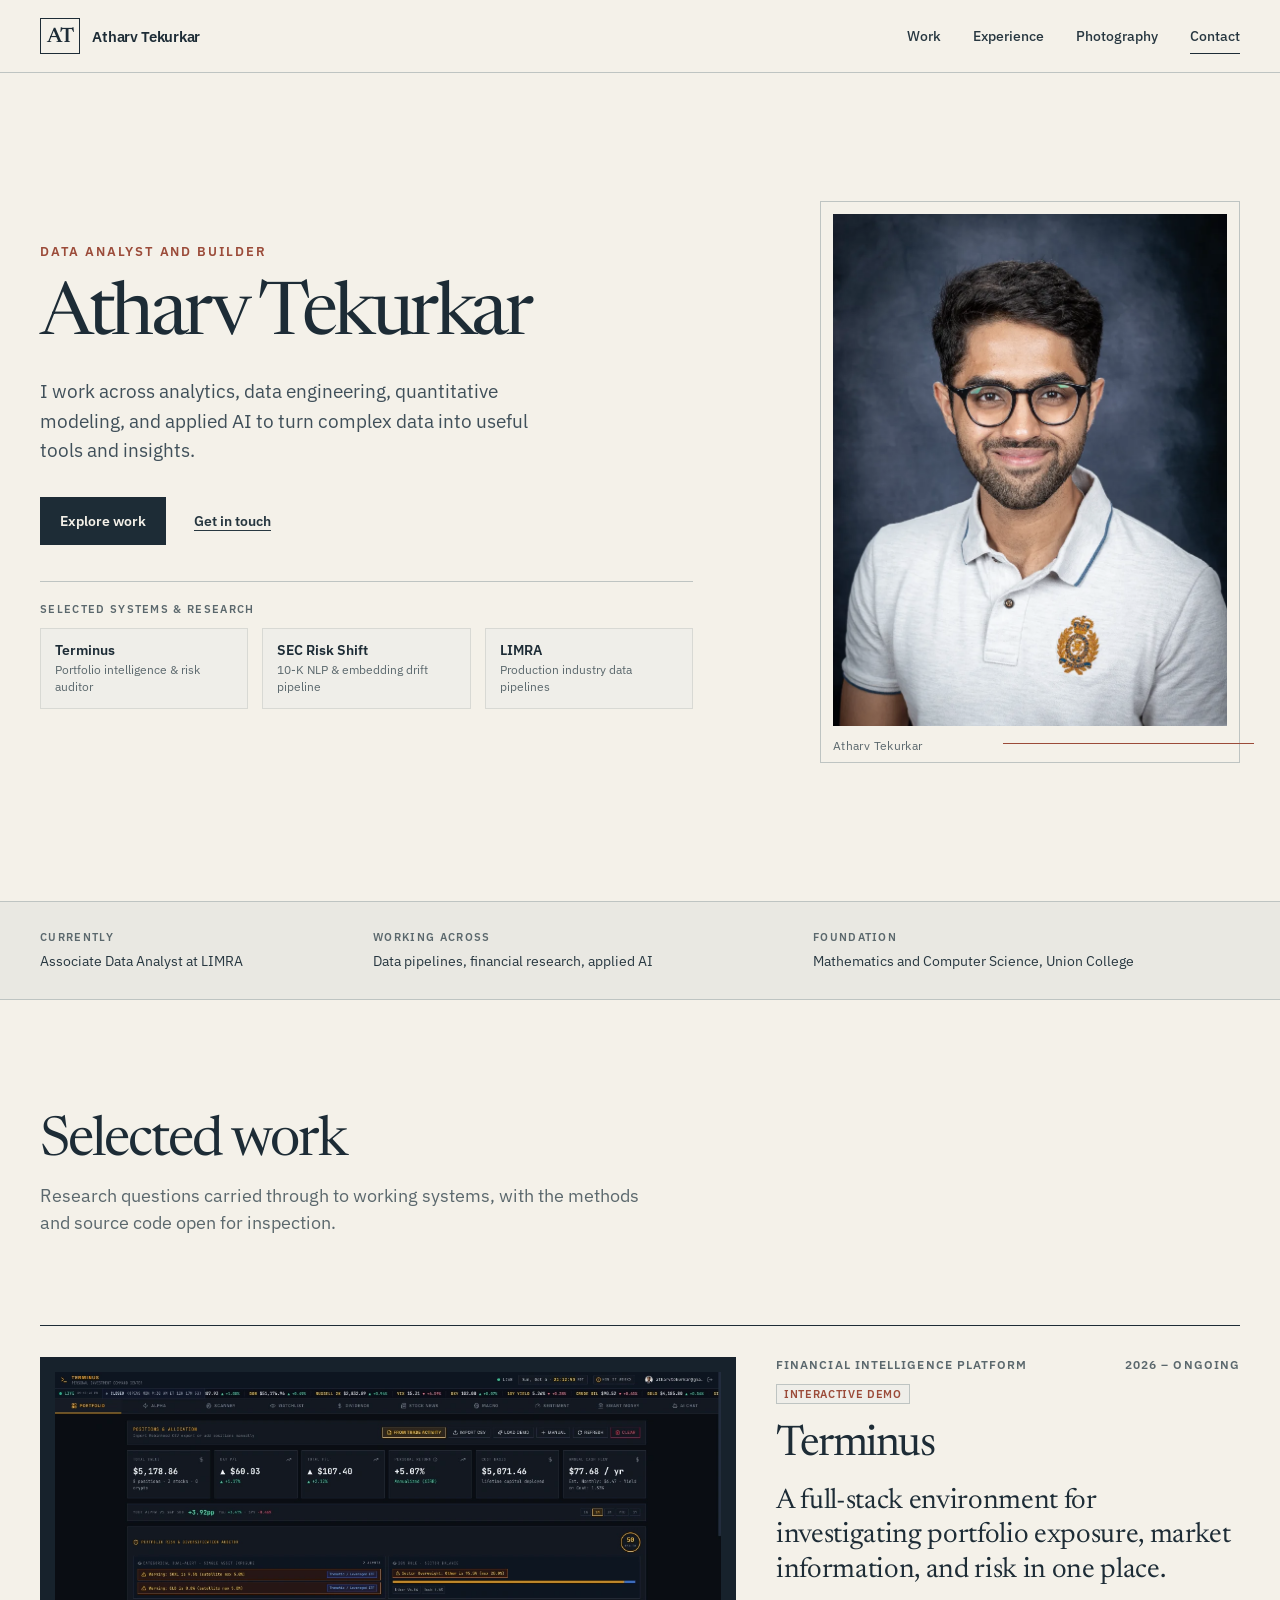
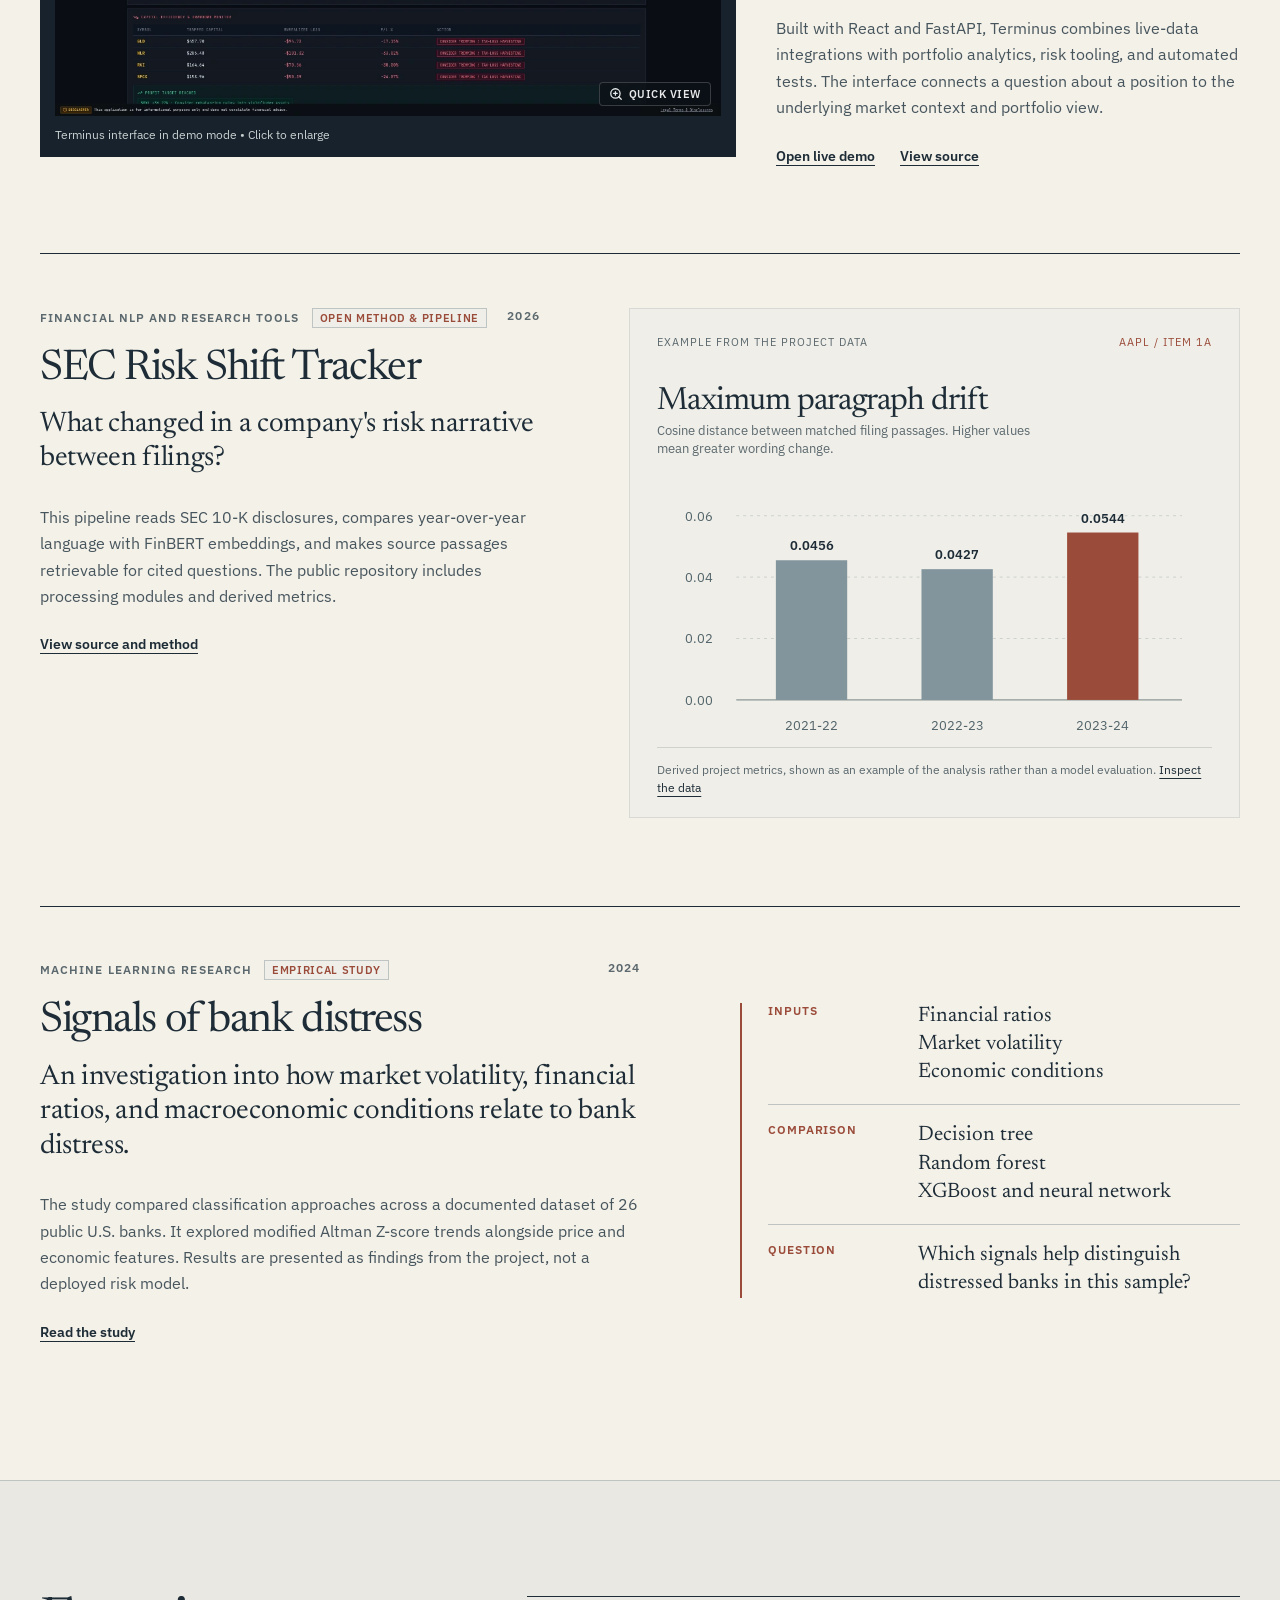
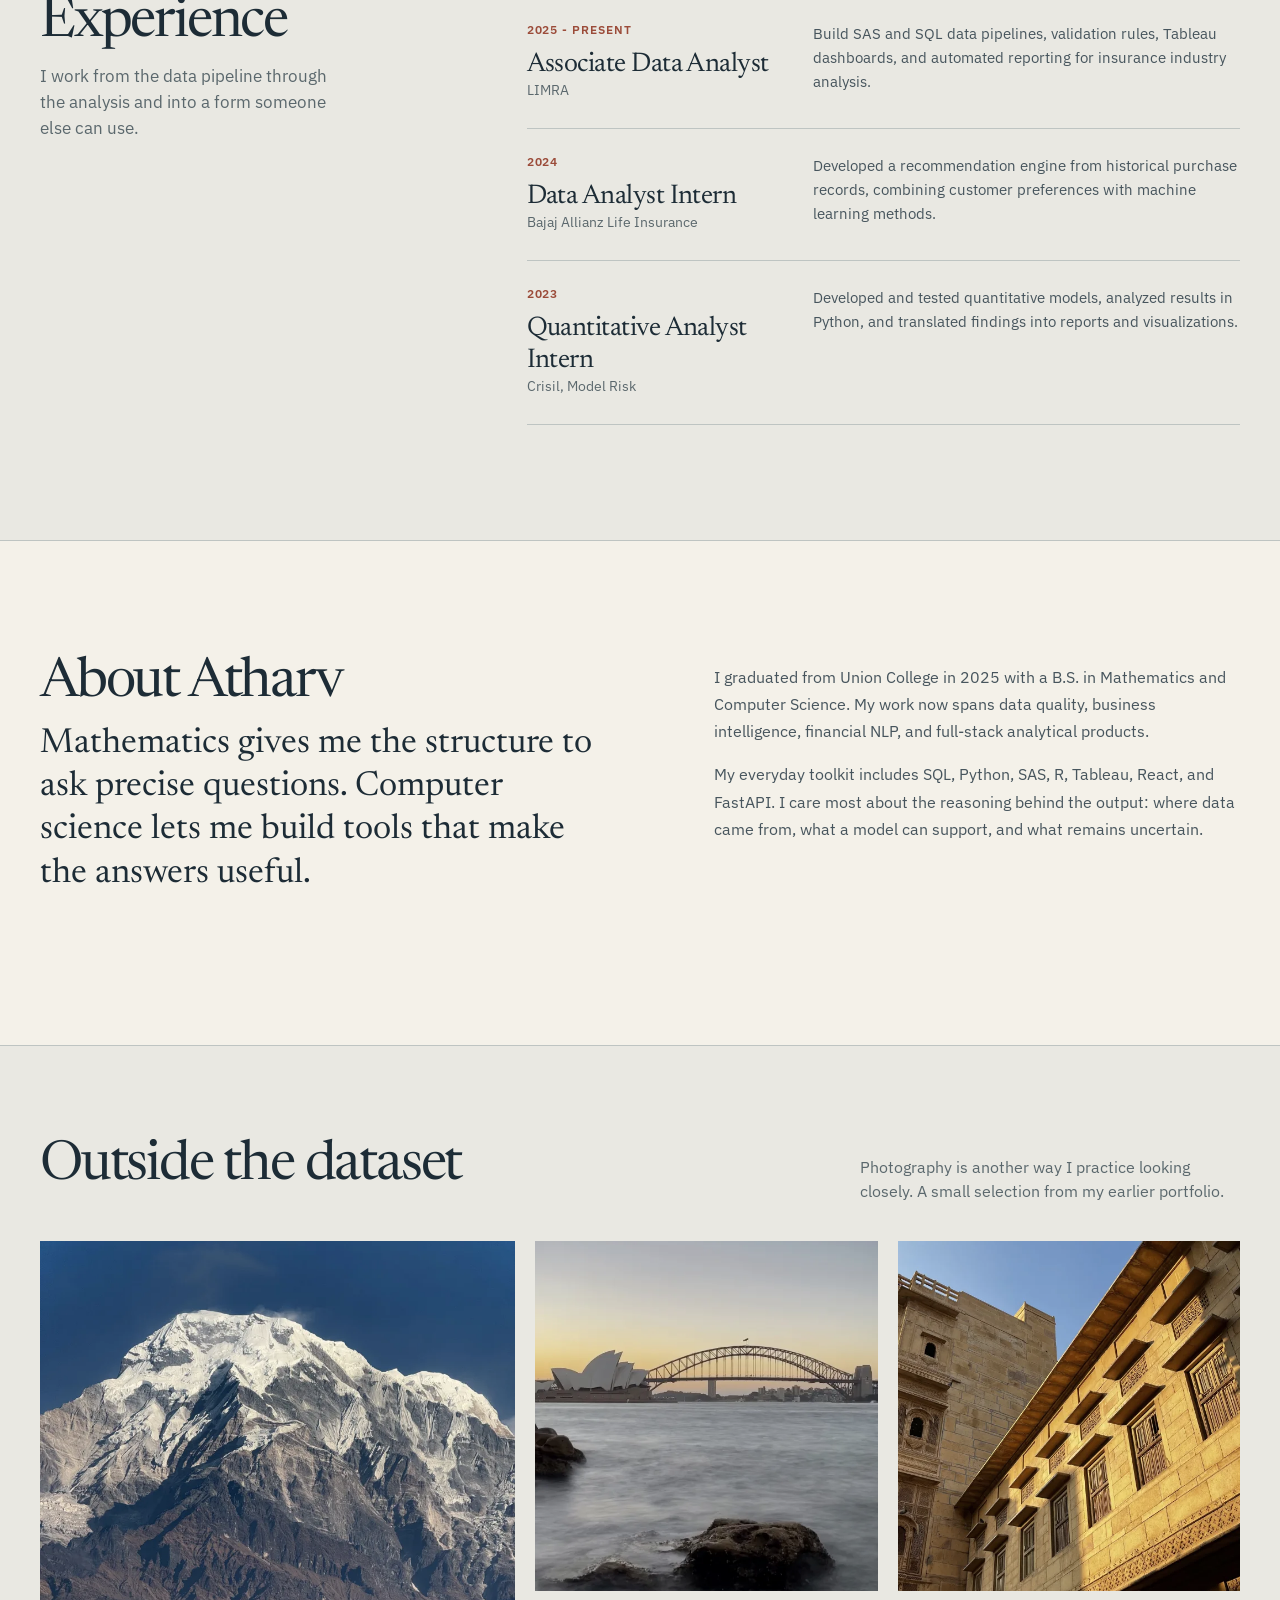
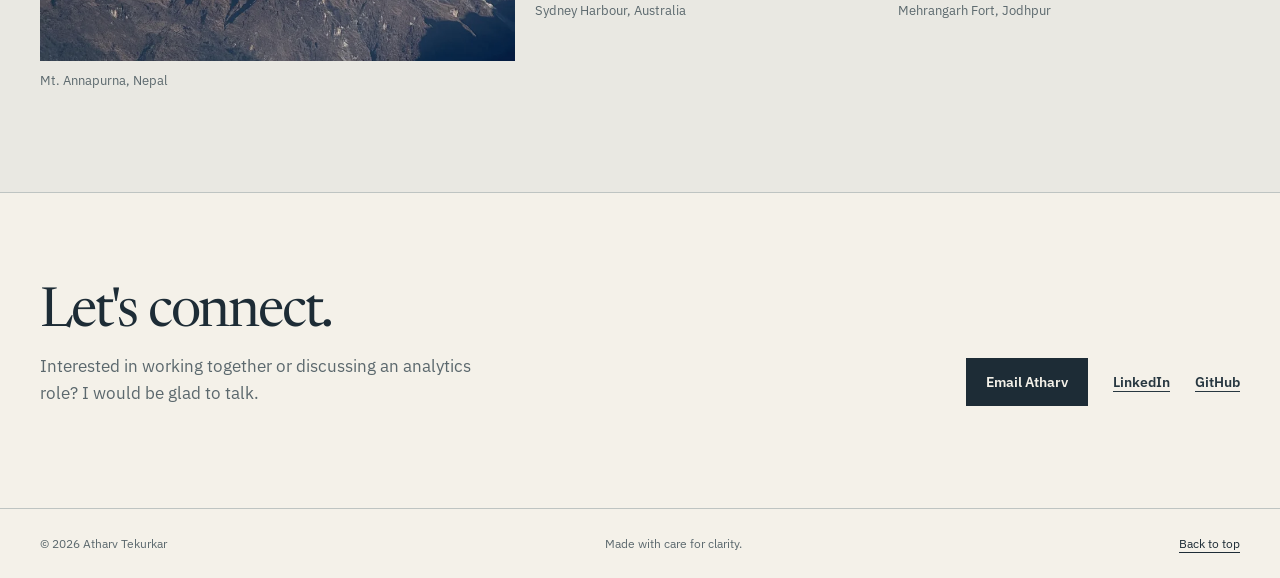
<file: index.html>
<!doctype html>
<html lang="en">

<head>
  <meta charset="utf-8">
  <meta name="viewport" content="width=device-width, initial-scale=1">
  <meta name="theme-color" content="#f4f1e9">
  <meta name="description"
    content="Atharv Tekurkar works across analytics, data engineering, quantitative modeling, and applied AI. Explore selected projects and experience.">
  <meta property="og:type" content="website">
  <meta property="og:title" content="Atharv Tekurkar | Data, research, and engineering">
  <meta property="og:description"
    content="Selected work across analytics, data engineering, quantitative modeling, and applied AI.">
  <meta property="og:url" content="https://tekurkaa.github.io/">
  <meta name="color-scheme" content="light">
  <link rel="canonical" href="https://tekurkaa.github.io/">
  <link rel="icon" type="image/svg+xml" href="assets/favicon.svg">
  <link rel="preload" href="assets/fonts/newsreader-latin.woff2" as="font" type="font/woff2" crossorigin>
  <link rel="preload" href="assets/fonts/ibm-plex-sans-latin.woff2" as="font" type="font/woff2" crossorigin>
  <link rel="stylesheet" href="styles.css?v=15">
  <script src="script.js?v=15" defer></script>
  <title>Atharv Tekurkar | Data, research, and engineering</title>
  <script type="application/ld+json">
      {"@context":"https://schema.org","@type":"Person","name":"Atharv Tekurkar","url":"https://tekurkaa.github.io/","sameAs":["https://github.com/tekurkaa","https://www.linkedin.com/in/atharv-tekurkar/"],"jobTitle":"Associate Data Analyst","worksFor":{"@type":"Organization","name":"LIMRA"},"alumniOf":{"@type":"CollegeOrUniversity","name":"Union College"}}
    </script>
</head>

<body>
  <a class="skip-link" href="#main">Skip to content</a>
  <header class="site-header">
    <div class="header-inner shell">
      <a class="wordmark" href="#top" aria-label="Atharv Tekurkar, back to top"><span
          class="wordmark-symbol">AT</span><span>Atharv Tekurkar</span></a>
      <nav class="desktop-nav" aria-label="Main navigation">
        <a href="#work">Work</a>
        <a href="#experience">Experience</a>
        <a href="#photography">Photography</a>
        <a class="nav-contact" href="#contact">Contact</a>
      </nav>
      <details class="mobile-nav">
        <summary>Menu</summary>
        <nav aria-label="Mobile navigation">
          <a href="#work">Work</a>
          <a href="#experience">Experience</a>
          <a href="#photography">Photography</a>
          <a href="#contact">Contact</a>
        </nav>
      </details>
    </div>
  </header>

  <main id="main">
    <section class="hero shell" id="top" aria-labelledby="hero-title">
      <div class="hero-copy">
        <p class="eyebrow">Data analyst and builder</p>
        <h1 id="hero-title">Atharv Tekurkar</h1>
        <p class="hero-intro">I work across analytics, data engineering, quantitative modeling, and applied AI to turn
          complex data into useful tools and insights.</p>
        <div class="hero-actions">
          <a class="button button-primary" href="#work">Explore work</a>
          <a class="text-link" href="#contact">Get in touch</a>
        </div>
        <div class="hero-proof" aria-label="Selected systems and research">
          <span class="proof-label">Selected systems &amp; research</span>
          <div class="proof-items">
            <a class="proof-item" href="#terminus">
              <strong>Terminus</strong>
              <span>Portfolio intelligence &amp; risk auditor</span>
            </a>
            <a class="proof-item" href="#sec-risk-shift">
              <strong>SEC Risk Shift</strong>
              <span>10-K NLP &amp; embedding drift pipeline</span>
            </a>
            <a class="proof-item" href="#experience">
              <strong>LIMRA</strong>
              <span>Production industry data pipelines</span>
            </a>
          </div>
        </div>
      </div>
      <figure class="hero-portrait">
        <img src="assets/images/atharv-portrait.webp" width="800" height="1200" alt="Portrait of Atharv Tekurkar"
          fetchpriority="high">
        <figcaption>Atharv Tekurkar</figcaption>
      </figure>
    </section>

    <section class="intro-band" aria-label="Current focus">
      <div class="shell intro-band-inner">
        <p><span>Currently</span> Associate Data Analyst at LIMRA</p>
        <p><span>Working across</span> Data pipelines, financial research, applied AI</p>
        <p><span>Foundation</span> Mathematics and Computer Science, Union College</p>
      </div>
    </section>

    <section class="section shell work-section" id="work" aria-labelledby="work-title">
      <div class="section-heading">
        <h2 id="work-title">Selected work</h2>
        <p>Research questions carried through to working systems, with the methods and source code open for inspection.
        </p>
      </div>

      <article class="case-study case-featured" id="terminus" aria-labelledby="terminus-title">
        <div class="case-visual case-visual-dark">
          <button type="button" class="case-visual-btn" data-modal-target="terminus-modal"
            aria-haspopup="dialog" aria-controls="terminus-modal" aria-label="Open enlarged view of Terminus dashboard">
            <img src="assets/images/terminus-dashboard.webp?v=3" width="1024" height="528"
              alt="Full Terminus interface showing personal investment command center, portfolio allocations, risk auditor, and drawdown monitor" loading="lazy">
            <span class="zoom-badge" aria-hidden="true">
              <svg width="14" height="14" viewBox="0 0 24 24" fill="none" stroke="currentColor" stroke-width="2.2" stroke-linecap="round" stroke-linejoin="round">
                <circle cx="11" cy="11" r="8"></circle>
                <line x1="21" y1="21" x2="16.65" y2="16.65"></line>
                <line x1="11" y1="8" x2="11" y2="14"></line>
                <line x1="8" y1="11" x2="14" y2="11"></line>
              </svg>
              Quick view
            </span>
          </button>
          <span class="image-caption">Terminus interface in demo mode &bull; Click to enlarge</span>
        </div>
        <div class="case-content">
          <div class="case-heading-line">
            <div class="case-meta">
              <p class="case-type">Financial intelligence platform</p>
              <span class="case-badge">Interactive demo</span>
            </div>
            <span class="case-year">2026 &ndash; ongoing</span>
          </div>
          <h3 id="terminus-title">Terminus</h3>
          <p class="case-lead">A full-stack environment for investigating portfolio exposure, market information, and
            risk in one place.</p>
          <p>Built with React and FastAPI, Terminus combines live-data integrations with portfolio analytics, risk
            tooling, and automated tests. The interface connects a question about a position to the underlying market
            context and portfolio view.</p>
          <div class="case-links">
            <a href="https://portfolio-manager-by-atv.vercel.app/" target="_blank" rel="noopener noreferrer">Open live
              demo<span class="sr-only"> (opens in a new tab)</span></a>
            <a href="https://github.com/tekurkaa/terminus" target="_blank" rel="noopener noreferrer">View source<span
                class="sr-only"> (opens in a new tab)</span></a>
          </div>
        </div>
      </article>

      <article class="case-study case-sec" id="sec-risk-shift" aria-labelledby="sec-title">
        <div class="case-content">
          <div class="case-heading-line">
            <div class="case-meta">
              <p class="case-type">Financial NLP and research tools</p>
              <span class="case-badge">Open method &amp; pipeline</span>
            </div>
            <span class="case-year">2026</span>
          </div>
          <h3 id="sec-title">SEC Risk Shift Tracker</h3>
          <p class="case-lead">What changed in a company's risk narrative between filings?</p>
          <p>This pipeline reads SEC 10-K disclosures, compares year-over-year language with FinBERT embeddings, and
            makes source passages retrievable for cited questions. The public repository includes processing modules and
            derived metrics.</p>
          <div class="case-links">
            <a href="https://github.com/tekurkaa/sec-risk-shift-tracker" target="_blank" rel="noopener noreferrer">View
              source and method<span class="sr-only"> (opens in a new tab)</span></a>
          </div>
        </div>
        <figure class="research-figure">
          <div class="figure-topline"><span>Example from the project data</span><span>AAPL / Item 1A</span></div>
          <h4>Maximum paragraph drift</h4>
          <p class="figure-description">Cosine distance between matched filing passages. Higher values mean greater
            wording change.</p>
          <svg viewBox="0 0 560 268" role="img" aria-labelledby="chart-title chart-desc">
            <title id="chart-title">Maximum paragraph drift in Apple's Item 1A filings</title>
            <desc id="chart-desc">The project's derived values are 0.0456 for 2021 to 2022, 0.0427 for 2022 to 2023, and
              0.0544 for 2023 to 2024.</desc>
            <line class="axis" x1="80" y1="220" x2="530" y2="220"></line>
            <line class="grid" x1="80" y1="158" x2="530" y2="158"></line>
            <line class="grid" x1="80" y1="96" x2="530" y2="96"></line>
            <line class="grid" x1="80" y1="34" x2="530" y2="34"></line>
            <text class="chart-tick" x="28" y="225">0.00</text>
            <text class="chart-tick" x="28" y="163">0.02</text>
            <text class="chart-tick" x="28" y="101">0.04</text>
            <text class="chart-tick" x="28" y="39">0.06</text>
            <rect class="chart-bar" x="120" y="79" width="72" height="141"></rect>
            <rect class="chart-bar" x="267" y="88" width="72" height="132"></rect>
            <rect class="chart-bar chart-bar-highlight" x="414" y="51" width="72" height="169"></rect>
            <text class="chart-value" x="156" y="69" text-anchor="middle">0.0456</text>
            <text class="chart-value" x="303" y="78" text-anchor="middle">0.0427</text>
            <text class="chart-value" x="450" y="41" text-anchor="middle">0.0544</text>
            <text class="chart-label" x="156" y="250" text-anchor="middle">2021-22</text>
            <text class="chart-label" x="303" y="250" text-anchor="middle">2022-23</text>
            <text class="chart-label" x="450" y="250" text-anchor="middle">2023-24</text>
          </svg>
          <figcaption>Derived project metrics, shown as an example of the analysis rather than a model evaluation. <a
              href="https://github.com/tekurkaa/sec-risk-shift-tracker/tree/main/data/metrics" target="_blank"
              rel="noopener noreferrer">Inspect the data<span class="sr-only"> (opens in a new tab)</span></a>
          </figcaption>
        </figure>
      </article>

      <article class="case-study case-bank" id="bank-distress" aria-labelledby="bank-title">
        <div class="bank-summary">
          <div class="case-heading-line">
            <div class="case-meta">
              <p class="case-type">Machine learning research</p>
              <span class="case-badge">Empirical study</span>
            </div>
            <span class="case-year">2024</span>
          </div>
          <h3 id="bank-title">Signals of bank distress</h3>
          <p class="case-lead">An investigation into how market volatility, financial ratios, and macroeconomic
            conditions relate to bank distress.</p>
          <p>The study compared classification approaches across a documented dataset of 26 public U.S. banks. It
            explored modified Altman Z-score trends alongside price and economic features. Results are presented as
            findings from the project, not a deployed risk model.</p>
          <div class="case-links"><a
              href="https://github.com/tekurkaa/Predicting-Bank-Failure-Using-Machine-Learning-Analyzing-Altman-Z-Score-and-Stock-Price-Volatility"
              target="_blank" rel="noopener noreferrer">Read the study<span class="sr-only"> (opens in a new
                tab)</span></a></div>
        </div>
        <div class="bank-method" aria-label="Study approach">
          <div><span>Inputs</span><strong>Financial ratios<br>Market volatility<br>Economic conditions</strong></div>
          <div><span>Comparison</span><strong>Decision tree<br>Random forest<br>XGBoost and neural network</strong>
          </div>
          <div><span>Question</span><strong>Which signals help distinguish distressed banks in this sample?</strong>
          </div>
        </div>
      </article>
    </section>

    <section class="section experience-section" id="experience" aria-labelledby="experience-title">
      <div class="shell experience-inner">
        <div class="experience-intro">
          <h2 id="experience-title">Experience</h2>
          <p>I work from the data pipeline through the analysis and into a form someone else can use.</p>
        </div>
        <div class="timeline">
          <article class="role">
            <div><span class="role-date">2025 - present</span>
              <h3>Associate Data Analyst</h3>
              <p class="role-place">LIMRA</p>
            </div>
            <p>Build SAS and SQL data pipelines, validation rules, Tableau dashboards, and automated reporting for
              insurance industry analysis.</p>
          </article>
          <article class="role">
            <div><span class="role-date">2024</span>
              <h3>Data Analyst Intern</h3>
              <p class="role-place">Bajaj Allianz Life Insurance</p>
            </div>
            <p>Developed a recommendation engine from historical purchase records, combining customer preferences with
              machine learning methods.</p>
          </article>
          <article class="role">
            <div><span class="role-date">2023</span>
              <h3>Quantitative Analyst Intern</h3>
              <p class="role-place">Crisil, Model Risk</p>
            </div>
            <p>Developed and tested quantitative models, analyzed results in Python, and translated findings into
              reports and visualizations.</p>
          </article>
        </div>
      </div>
    </section>

    <section class="section shell about-section" id="about" aria-labelledby="about-title">
      <div class="about-heading">
        <h2 id="about-title">About Atharv</h2>
        <p>Mathematics gives me the structure to ask precise questions. Computer science lets me build tools that make
          the answers useful.</p>
      </div>
      <div class="about-details">
        <p>I graduated from Union College in 2025 with a B.S. in Mathematics and Computer Science. My work now spans
          data quality, business intelligence, financial NLP, and full-stack analytical products.</p>
        <p>My everyday toolkit includes SQL, Python, SAS, R, Tableau, React, and FastAPI. I care most about the
          reasoning behind the output: where data came from, what a model can support, and what remains uncertain.</p>
      </div>
    </section>

    <section class="section photography-section" id="photography" aria-labelledby="photography-title">
      <div class="shell">
        <div class="photo-heading">
          <h2 id="photography-title">Outside the dataset</h2>
          <p>Photography is another way I practice looking closely. A small selection from my earlier portfolio.</p>
        </div>
        <div class="photo-grid">
          <figure class="photo photo-tall"><img src="assets/images/mountain.webp" width="825" height="1100"
              alt="Snow covered mountain beneath a deep blue sky" loading="lazy">
            <figcaption>Mt. Annapurna, Nepal</figcaption>
          </figure>
          <figure class="photo"><img src="assets/images/opera-house.webp" width="619" height="1100"
              alt="Sydney Opera House and Harbour Bridge at dusk" loading="lazy">
            <figcaption>Sydney Harbour, Australia</figcaption>
          </figure>
          <figure class="photo"><img src="assets/images/rajasthan.webp" width="619" height="1100"
              alt="Sunlit sandstone architecture in Rajasthan" loading="lazy">
            <figcaption>Mehrangarh Fort, Jodhpur</figcaption>
          </figure>
        </div>
      </div>
    </section>

    <section class="section contact-section" id="contact" aria-labelledby="contact-title">
      <div class="shell contact-inner">
        <div>
          <h2 id="contact-title">Let's connect.</h2>
          <p>Interested in working together or discussing an analytics role? I would be glad to talk.</p>
        </div>
        <div class="contact-links"><a class="button button-primary" href="mailto:atharvtekurkar@gmail.com">Email
            Atharv</a><a href="https://www.linkedin.com/in/atharv-tekurkar/" target="_blank"
            rel="noopener noreferrer">LinkedIn<span class="sr-only"> (opens in a new tab)</span></a><a
            href="https://github.com/tekurkaa" target="_blank" rel="noopener noreferrer">GitHub<span class="sr-only">
              (opens in a new tab)</span></a></div>
      </div>
    </section>
  </main>

  <footer class="site-footer">
    <div class="shell footer-inner"><span>© 2026 Atharv Tekurkar</span><span>Made with care for clarity.</span><a
        href="#top">Back to top</a></div>
  </footer>

  <dialog id="terminus-modal" class="image-modal" aria-labelledby="terminus-modal-title">
    <div class="image-modal-shell">
      <header class="image-modal-header">
        <div class="image-modal-titles">
          <span class="image-modal-tag">Terminus</span>
          <h3 id="terminus-modal-title">Personal Investment Command Center</h3>
        </div>
        <button type="button" class="image-modal-close" data-dialog-close aria-label="Close enlarged view">
          <svg width="18" height="18" viewBox="0 0 24 24" fill="none" stroke="currentColor" stroke-width="2.2" stroke-linecap="round" stroke-linejoin="round" aria-hidden="true">
            <line x1="18" y1="6" x2="6" y2="18"></line>
            <line x1="6" y1="6" x2="18" y2="18"></line>
          </svg>
        </button>
      </header>
      <div class="image-modal-body">
        <img src="assets/images/terminus-dashboard.webp?v=3" width="1024" height="528"
          alt="Enlarged view of Terminus full dashboard interface showing portfolio measures, risk auditor, and drawdown monitor">
      </div>
      <footer class="image-modal-footer">
        <span>Press <kbd>Esc</kbd> or click outside to close</span>
        <a href="https://portfolio-manager-by-atv.vercel.app/" target="_blank" rel="noopener noreferrer">Open live interactive demo &rarr;<span class="sr-only"> (opens in a new tab)</span></a>
      </footer>
    </div>
  </dialog>
</body>

</html>
</file>
<file: styles.css>
@font-face{font-family:Newsreader;src:url("assets/fonts/newsreader-latin.woff2") format("woff2");font-style:normal;font-weight:300 700;font-display:swap}
@font-face{font-family:Plex;src:url("assets/fonts/ibm-plex-sans-latin.woff2") format("woff2");font-style:normal;font-weight:400 600;font-display:swap}
:root{--paper:#f4f1e9;--ink:#1d2c36;--text:#273740;--muted:#5b686d;--line:#bec4c2;--accent:#9b4b39;--soft:#eae8e1;--figure:#efeee9;font-family:Plex,Arial,sans-serif;color:var(--text);background:var(--paper);font-synthesis:none}
*,*::before,*::after{box-sizing:border-box}
html{scroll-behavior:smooth}
body{margin:0;min-width:320px}
body,button{font-size:16px}
img{display:block;max-width:100%}
a{color:inherit;text-decoration-thickness:1px;text-underline-offset:4px}
button,a,summary{touch-action:manipulation}
:focus-visible{outline:3px solid var(--accent);outline-offset:4px}
::selection{background:#d8b7aa;color:var(--ink)}
.shell{width:min(100% - 72px,1200px);margin-inline:auto}
.sr-only{position:absolute;width:1px;height:1px;padding:0;margin:-1px;overflow:hidden;clip:rect(0,0,0,0);white-space:nowrap;border:0}
.skip-link{position:absolute;z-index:20;top:-100px;left:20px;padding:12px 16px;background:var(--ink);color:var(--paper)}
.skip-link:focus{top:12px}
.site-header{position:sticky;top:0;z-index:30;background:var(--paper);border-bottom:1px solid var(--line)}
.header-inner{height:72px;display:flex;align-items:center;justify-content:space-between;gap:30px}
.wordmark{display:flex;align-items:center;gap:12px;color:var(--ink);font-size:15px;font-weight:600;letter-spacing:-.02em;text-decoration:none;white-space:nowrap}
.wordmark-symbol{font-family:Newsreader,Georgia,serif;font-size:21px;font-weight:600;line-height:1;border:1px solid var(--ink);padding:8px 6px 5px}
.desktop-nav{display:flex;align-items:center;gap:32px;font-size:14px;font-weight:500}
.desktop-nav a{position:relative;padding-block:8px;text-decoration:none;transition:color .25s ease}
.desktop-nav a::after{content:"";position:absolute;right:0;bottom:3px;left:0;height:1px;background:var(--accent);transform:scaleX(0);transform-origin:left;transition:transform .3s ease}
.desktop-nav a:hover,.desktop-nav a[aria-current="location"],.mobile-nav a:hover,.mobile-nav a[aria-current="location"]{color:var(--accent)}
.desktop-nav a:hover::after,.desktop-nav a[aria-current="location"]::after{transform:scaleX(1)}
.desktop-nav .nav-contact{border-bottom:1px solid var(--ink)}
.desktop-nav .nav-contact::after{bottom:-1px}
.mobile-nav{display:none}
section[id]{scroll-margin-top:73px}
article[id],.case-study{scroll-margin-top:154px}
.hero{display:grid;grid-template-columns:minmax(0,1.15fr) minmax(320px,.85fr);gap:clamp(35px,5vw,90px);align-items:center;min-height:calc(100dvh - 72px);max-height:900px;padding-block:52px 62px}
.hero-copy{padding-bottom:12px}
.eyebrow{margin:0 0 21px;color:var(--accent);font-size:13px;font-weight:600;letter-spacing:.14em;text-transform:uppercase}
h1,h2,h3,h4,p{margin-top:0}
figure{margin:0}
h1,h2,h3,h4{color:var(--ink)}
h1,h2,h3{font-family:Newsreader,Georgia,serif;font-weight:400}
h1{max-width:700px;margin-bottom:24px;font-size:clamp(56px,5.7vw,83px);line-height:.99;letter-spacing:-.047em}
.hero-intro{max-width:520px;margin-bottom:32px;font-size:19px;line-height:1.55;color:#40505a}
.hero-actions{display:flex;align-items:center;gap:28px;flex-wrap:wrap}
.button{display:inline-flex;min-height:48px;align-items:center;justify-content:center;padding:11px 20px;font-size:14px;font-weight:600;text-decoration:none;white-space:nowrap;transition:background .2s ease,transform .2s ease}
.button:active{transform:translateY(1px)}
.button-primary{background:var(--ink);color:var(--paper)}
.button-primary:hover{background:#35505f}
.text-link{font-size:14px;font-weight:600}
.hero-proof{margin-top:36px;padding-top:20px;border-top:1px solid var(--line)}
.proof-label{display:block;margin-bottom:12px;color:var(--muted);font-size:11px;font-weight:600;letter-spacing:.12em;text-transform:uppercase}
.proof-items{display:grid;grid-template-columns:repeat(3,1fr);gap:14px}
.proof-item{display:block;text-decoration:none;padding:12px 14px;background:var(--figure);border:1px solid #d8d9d4;transition:border-color .2s ease,background .2s ease,transform .2s ease}
.proof-item:hover{border-color:var(--ink);background:#e7e5de;transform:translateY(-1px)}
.proof-item strong{display:block;color:var(--ink);font-size:14px;font-weight:600;margin-bottom:3px}
.proof-item span{display:block;color:var(--muted);font-size:12px;line-height:1.4}
.hero-portrait{position:relative;width:100%;max-width:420px;justify-self:end;margin:0;padding:12px 12px 36px;border:1px solid var(--line)}
.hero-portrait::after{content:"";position:absolute;right:-15px;bottom:18px;width:60%;height:1px;background:var(--accent)}
.hero-portrait img{width:100%;height:clamp(410px,40vw,530px);object-fit:cover;object-position:50% 34%;filter:saturate(.8)}
.hero-portrait figcaption{position:absolute;bottom:9px;left:12px;color:var(--muted);font-size:12px;letter-spacing:.03em}
.intro-band{background:#e9e8e2;border-block:1px solid var(--line)}
.intro-band-inner{display:grid;grid-template-columns:1fr 1.35fr 1.4fr;gap:28px;padding-block:27px}
.intro-band p{margin:0;font-size:14px;line-height:1.5}
.intro-band span{display:block;margin-bottom:5px;color:var(--muted);font-size:11px;font-weight:600;letter-spacing:.12em;text-transform:uppercase}
.section{padding-block:115px}
.section-heading{max-width:660px;margin-bottom:88px}
h2{margin-bottom:12px;font-size:clamp(44px,4.3vw,65px);line-height:1;letter-spacing:-.04em}
.section-heading p{max-width:610px;color:var(--muted);font-size:18px;line-height:1.55}
.case-study{border-top:1px solid var(--ink)}
.case-featured{display:grid;grid-template-columns:minmax(0,1.2fr) minmax(0,.8fr);gap:40px;padding-block:31px 88px}
.case-visual{align-self:start;margin:0;position:relative}
.case-visual-dark{padding:15px;background:#17222c}
.case-visual-btn{display:block;width:100%;margin:0;padding:0;border:none;background:none;cursor:zoom-in;position:relative;text-align:left;font:inherit;color:inherit;overflow:hidden}
.case-visual-btn:focus-visible{outline:2px solid var(--accent);outline-offset:3px}
.zoom-badge{position:absolute;right:10px;bottom:10px;display:inline-flex;align-items:center;gap:6px;padding:4px 9px;font-family:Plex,Arial,sans-serif;font-size:11px;font-weight:600;letter-spacing:.05em;text-transform:uppercase;color:#fff;background:rgba(13,19,25,.88);border:1px solid rgba(255,255,255,.2);border-radius:4px;opacity:.9;transition:opacity .2s ease,transform .2s ease,background .2s ease;pointer-events:none}
.case-visual-btn:hover .zoom-badge,.case-visual-btn:focus-visible .zoom-badge{opacity:1;background:rgba(13,19,25,.98);border-color:rgba(255,255,255,.45);transform:translateY(-2px)}
.case-visual img{display:block;width:100%;height:auto}
.case-visual{overflow:hidden}
.case-visual-btn img{transition:transform .7s cubic-bezier(.2,.7,.2,1)}
.case-visual-btn:hover img{transform:scale(1.02)}
.image-caption{display:block;margin-top:11px;color:#c8d0d0;font-size:12px}
.case-content{min-width:0}
.case-heading-line{display:flex;align-items:start;justify-content:space-between;gap:20px;margin-bottom:20px}
.case-meta{display:flex;align-items:baseline;gap:12px;flex-wrap:wrap}
.case-type,.case-year{margin:0;color:var(--muted);font-size:12px;font-weight:600;letter-spacing:.09em;text-transform:uppercase}
.case-badge{display:inline-flex;align-items:center;padding:2px 7px;font-size:11px;font-weight:600;letter-spacing:.06em;text-transform:uppercase;color:var(--accent);border:1px solid var(--line);background:var(--figure)}
.case-year{white-space:nowrap;text-align:right}
.case-study h3{margin-bottom:16px;font-size:clamp(36px,3.3vw,51px);line-height:1.03;letter-spacing:-.034em}
.case-lead{color:var(--ink);font-family:Newsreader,Georgia,serif;font-size:clamp(23px,2.2vw,30px);line-height:1.22;letter-spacing:-.012em}
.case-content>p:not(.case-lead),.bank-summary>p:not(.case-lead){color:#47555d;font-size:16px;line-height:1.65}
.case-note{display:grid;grid-template-columns:116px 1fr;gap:12px;margin-block:23px 24px;padding-top:15px;border-top:1px solid var(--line);font-size:14px;line-height:1.5}
.case-note strong{color:var(--accent);font-size:12px;letter-spacing:.06em;text-transform:uppercase}
.case-links{display:flex;gap:25px;flex-wrap:wrap;margin-top:26px;font-size:14px;font-weight:600}
.case-links a{color:var(--ink)}
.case-links a:hover,.research-figure a:hover,.contact-links>a:not(.button):hover{color:var(--accent)}
.case-sec{display:grid;grid-template-columns:minmax(0,.9fr) minmax(0,1.1fr);gap:clamp(40px,7vw,95px);padding-block:54px 88px}
.research-figure{align-self:start;padding:26px 27px 20px;background:var(--figure);border:1px solid #d8d9d4}
.figure-topline{display:flex;justify-content:space-between;gap:15px;margin-bottom:36px;color:var(--muted);font-size:11px;letter-spacing:.09em;text-transform:uppercase}
.figure-topline span:last-child{color:var(--accent)}
.research-figure h4{margin-bottom:5px;font-family:Newsreader,Georgia,serif;font-size:32px;font-weight:400;letter-spacing:-.025em}
.figure-description{max-width:400px;color:var(--muted);font-size:13px;line-height:1.4}
.research-figure svg{display:block;width:100%;height:auto;margin-top:24px;overflow:visible}
.grid{stroke:#ced2ce;stroke-width:1;stroke-dasharray:3 4}
.axis{stroke:#8b9896;stroke-width:1.2}
.chart-bar{fill:#82959c}
.chart-bar-highlight{fill:var(--accent)}
.chart-tick,.chart-label{fill:#52646a;font-family:Plex,Arial,sans-serif;font-size:13px}
.chart-value{fill:var(--ink);font-family:Plex,Arial,sans-serif;font-size:13px;font-weight:600}
.research-figure figcaption{padding-top:13px;border-top:1px solid #cfd2cc;color:var(--muted);font-size:12px;line-height:1.5}
.research-figure figcaption a{color:var(--ink)}
.case-bank{display:grid;grid-template-columns:minmax(0,1.1fr) minmax(0,.9fr);gap:clamp(40px,7vw,90px);padding-block:53px 24px}
.bank-summary{max-width:600px}
.bank-method{align-self:center;border-left:2px solid var(--accent);padding-left:26px}
.bank-method>div{display:grid;grid-template-columns:130px 1fr;gap:20px;padding-block:17px;border-bottom:1px solid var(--line)}
.bank-method>div:first-child{padding-top:0}
.bank-method>div:last-child{border-bottom:0;padding-bottom:0}
.bank-method span{color:var(--accent);font-size:12px;font-weight:600;text-transform:uppercase;letter-spacing:.07em}
.bank-method strong{color:var(--ink);font-family:Newsreader,Georgia,serif;font-size:21px;font-weight:400;line-height:1.34}
.experience-section{background:#e9e8e2;border-block:1px solid var(--line)}
.experience-inner{display:grid;grid-template-columns:minmax(0,.7fr) minmax(0,1.3fr);gap:clamp(55px,8vw,130px)}
.experience-intro p{max-width:310px;color:var(--muted);font-size:17px;line-height:1.55}
.timeline{border-top:1px solid var(--ink)}
.role{display:grid;grid-template-columns:minmax(180px,.75fr) minmax(0,1.25fr);gap:30px;padding-block:25px 29px;border-bottom:1px solid var(--line)}
.role-date{display:block;margin-bottom:12px;color:var(--accent);font-size:12px;font-weight:600;letter-spacing:.08em;text-transform:uppercase}
.role h3{margin-bottom:1px;font-size:27px;line-height:1.16;letter-spacing:-.02em}
.role-place{margin-bottom:0;color:var(--muted);font-size:14px}
.role>p{margin:0;color:#47555d;font-size:15px;line-height:1.6}
.about-section{display:grid;grid-template-columns:minmax(0,1fr) minmax(0,.94fr);gap:clamp(55px,9vw,130px)}
.about-heading p{max-width:560px;font-family:Newsreader,Georgia,serif;font-size:clamp(27px,2.7vw,35px);line-height:1.25;color:var(--ink)}
.about-details{padding-top:8px}
.about-details p{color:#47555d;font-size:16px;line-height:1.7}
.photography-section{padding-top:93px;padding-bottom:103px;background:#e9e8e2;border-block:1px solid var(--line)}
.photo-heading{display:flex;align-items:end;justify-content:space-between;gap:40px;margin-bottom:35px}
.photo-heading p{max-width:380px;margin:0 0 3px;color:var(--muted);font-size:16px;line-height:1.5}
.photo-grid{display:grid;grid-template-columns:1.25fr .9fr .9fr;gap:20px;align-items:start}
.photo{margin:0}
.photo img{width:100%;height:350px;object-fit:cover;object-position:center;filter:saturate(.88);transition:filter .35s ease,transform .7s cubic-bezier(.2,.7,.2,1)}
.photo:hover img{filter:saturate(1);transform:scale(1.018)}
.photo-tall img{height:420px;object-position:50% 30%}
.photo figcaption{margin-top:11px;color:var(--muted);font-size:13px}
.contact-section{padding-block:93px 102px}
.contact-inner{display:flex;align-items:end;justify-content:space-between;gap:50px}
.contact-inner p{max-width:460px;margin-bottom:0;color:var(--muted);font-size:17px;line-height:1.55}
.contact-links{display:flex;align-items:center;gap:25px;flex-wrap:wrap;font-size:14px;font-weight:600}
.site-footer{border-top:1px solid var(--line)}
.footer-inner{display:flex;justify-content:space-between;gap:20px;padding-block:27px;color:var(--muted);font-size:12px}
.footer-inner a{color:var(--ink)}
@media (prefers-reduced-motion:no-preference){
  .hero-copy{animation:hero-enter .8s .05s both cubic-bezier(.2,.7,.2,1)}
  .hero-portrait{animation:hero-enter .9s .18s both cubic-bezier(.2,.7,.2,1)}
  .motion-ready .reveal{opacity:0;transform:translateY(22px);transition:opacity .7s ease,transform .7s cubic-bezier(.2,.7,.2,1)}
  .motion-ready .reveal.is-visible{opacity:1;transform:translateY(0)}
  .motion-ready .case-study.reveal{transform:none;opacity:0;transition:opacity .6s ease}
  .motion-ready .case-study.reveal.is-visible{opacity:1;transform:none}
  .motion-ready .role:nth-child(2),.motion-ready .photo:nth-child(2){transition-delay:.09s}
  .motion-ready .role:nth-child(3),.motion-ready .photo:nth-child(3){transition-delay:.18s}
  @keyframes hero-enter{from{opacity:0;transform:translateY(18px)}to{opacity:1;transform:translateY(0)}}
}
@media (prefers-reduced-motion:reduce){html{scroll-behavior:auto}*,*::before,*::after{transition-duration:0s!important;animation-duration:0s!important}}
@media (max-width:1050px){
  .hero{grid-template-columns:1fr .77fr;gap:36px}
  .hero h1{font-size:clamp(51px,5.8vw,70px)}
  .proof-items{grid-template-columns:1fr;gap:10px}
  .case-featured{gap:30px}
  .experience-inner{gap:55px}
  .role{grid-template-columns:1fr;gap:12px}
}
@media (max-width:760px){
  .shell{width:min(100% - 38px,600px)}
  .header-inner{height:66px}
  section[id]{scroll-margin-top:67px}
  article[id],.case-study{scroll-margin-top:110px}
  .desktop-nav{display:none}
  .mobile-nav{display:block}
  .mobile-nav summary{list-style:none;cursor:pointer;padding:10px 0 10px 15px;font-size:14px;font-weight:600;color:var(--ink);user-select:none}
  .mobile-nav summary::-webkit-details-marker{display:none}
  .mobile-nav[open] summary{color:var(--accent)}
  .mobile-nav nav{position:fixed;top:66px;left:0;right:0;background:var(--paper);border-bottom:1px solid var(--ink);box-shadow:0 16px 28px rgba(29,44,54,0.12);padding:10px 24px 18px;display:grid;gap:2px;z-index:40}
  .mobile-nav nav a{display:flex;align-items:center;min-height:44px;padding:8px 0;border-bottom:1px solid var(--line);text-decoration:none;font-size:15px;font-weight:500;color:var(--ink)}
  .mobile-nav nav a:last-child{border-bottom:none}
  .mobile-nav nav a:hover,.mobile-nav nav a[aria-current="location"]{color:var(--accent)}
  .hero{display:flex;flex-direction:column;align-items:stretch;min-height:auto;max-height:none;padding-block:42px 48px;gap:36px}
  .hero h1{max-width:600px;font-size:clamp(53px,10vw,73px)}
  .hero-intro{font-size:18px}
  .hero-proof{margin-top:28px;padding-top:18px}
  .proof-items{grid-template-columns:1fr;gap:10px}
  .hero-portrait{max-width:360px;margin-inline:auto;align-self:center;width:100%}
  .hero-portrait img{height:340px;object-position:50% 25%}
  .intro-band-inner{grid-template-columns:1fr 1fr;gap:21px;padding-block:25px}
  .intro-band-inner p:last-child{grid-column:1/-1}
  .section{padding-block:80px}
  .section-heading{margin-bottom:70px}
  .case-featured,.case-sec,.case-bank,.experience-inner,.about-section{grid-template-columns:1fr;gap:28px}
  .case-featured{padding-block:25px 62px}
  .case-sec{padding-block:43px 57px}
  .case-bank{padding-block:43px 15px}
  .experience-intro p{max-width:520px}
  .role{grid-template-columns:minmax(160px,.65fr) minmax(0,1.35fr);gap:20px}
  .photo-heading{display:block}
  .photo-heading p{margin-top:12px}
  .photo-grid{grid-template-columns:1fr 1fr;gap:18px}
  .photo-tall{grid-column:1/-1}
  .photo img{height:300px}
  .photo-tall img{height:400px}
  .contact-inner{display:block}
  .contact-links{margin-top:25px}
  .footer-inner{flex-wrap:wrap}
}
@media (max-width:520px){
  .shell{width:min(100% - 32px,460px)}
  .wordmark{font-size:14px}
  .wordmark-symbol{font-size:18px}
  .hero{padding-block:30px 36px;gap:26px}
  .hero h1{font-size:clamp(46px,11vw,58px)}
  .hero-portrait{max-width:280px;align-self:center}
  .hero-portrait img{height:270px;object-position:50% 20%}
  .intro-band-inner{grid-template-columns:1fr}
  .intro-band-inner p:last-child{grid-column:auto}
  .case-heading-line{gap:10px}
  .case-year{max-width:120px}
  .case-note{grid-template-columns:1fr;gap:4px}
  .research-figure{padding:18px 15px}
  .figure-topline{font-size:10px}
  .research-figure h4{font-size:28px}
  .bank-method>div{grid-template-columns:1fr;gap:6px}
  .role{grid-template-columns:1fr;gap:10px}
  .photo-grid{grid-template-columns:1fr}
  .photo-tall{grid-column:auto}
  .photo img,.photo-tall img{height:355px}
  .contact-links{gap:19px}
  .footer-inner{display:grid;grid-template-columns:1fr auto}
  .footer-inner span:nth-child(2){display:none}
}

/* Image Modal Dialog */
.image-modal{margin:auto;padding:0;max-width:min(94vw,1280px);max-height:94vh;border:1px solid rgba(255,255,255,.15);border-radius:8px;background:#111a22;color:#f4f1e9;box-shadow:0 24px 64px rgba(0,0,0,.65);overflow:hidden}
.image-modal::backdrop{background:rgba(10,16,22,.85);backdrop-filter:blur(6px)}
.image-modal-shell{display:flex;flex-direction:column;max-height:94vh}
.image-modal-header{display:flex;align-items:center;justify-content:space-between;gap:16px;padding:12px 18px;background:#17222c;border-bottom:1px solid rgba(255,255,255,.1)}
.image-modal-titles{display:flex;align-items:baseline;gap:12px;flex-wrap:wrap}
.image-modal-tag{display:inline-block;font-size:11px;font-weight:700;letter-spacing:.08em;text-transform:uppercase;color:#e59885}
.image-modal-header h3{margin:0;font-family:Newsreader,Georgia,serif;font-size:clamp(17px,1.8vw,21px);font-weight:400;color:#f4f1e9;letter-spacing:-.01em}
.image-modal-close{display:inline-flex;align-items:center;justify-content:center;width:34px;height:34px;padding:0;margin:0;border:1px solid rgba(255,255,255,.2);border-radius:4px;background:rgba(255,255,255,.05);color:#f4f1e9;cursor:pointer;transition:background .15s ease,border-color .15s ease,color .15s ease}
.image-modal-close:hover,.image-modal-close:focus-visible{background:rgba(255,255,255,.15);border-color:rgba(255,255,255,.5);color:#fff;outline:none}
.image-modal-body{padding:14px;overflow:auto;display:flex;align-items:center;justify-content:center;background:#0d1319}
.image-modal-body img{display:block;max-width:100%;max-height:calc(94vh - 110px);width:auto;height:auto;border-radius:4px;box-shadow:0 4px 20px rgba(0,0,0,.5)}
.image-modal-footer{display:flex;align-items:center;justify-content:space-between;gap:16px;flex-wrap:wrap;padding:10px 18px;background:#17222c;border-top:1px solid rgba(255,255,255,.08);font-size:12px;color:#8b9896}
.image-modal-footer kbd{display:inline-block;padding:1px 5px;font-family:inherit;font-size:11px;border:1px solid rgba(255,255,255,.2);border-radius:3px;background:rgba(255,255,255,.08);color:#f4f1e9}
.image-modal-footer a{color:#e59885;font-weight:600;text-decoration:none}
.image-modal-footer a:hover{text-decoration:underline}

/* Transitions for top-layer dialog */
.image-modal[open]{opacity:1;transform:scale(1)}
@starting-style{.image-modal[open]{opacity:0;transform:scale(.97)}}
.image-modal{opacity:0;transform:scale(.97);transition-property:opacity,transform,display,overlay;transition-duration:.2s;transition-timing-function:ease-out;transition-behavior:allow-discrete}
.image-modal::backdrop{opacity:0;transition:opacity .2s ease-out,display .2s allow-discrete,overlay .2s allow-discrete}
.image-modal[open]::backdrop{opacity:1}
@starting-style{.image-modal[open]::backdrop{opacity:0}}
@media (prefers-reduced-motion: reduce){
  .image-modal,.image-modal[open]{transform:none;transition-duration:.05s}
}
</file>
